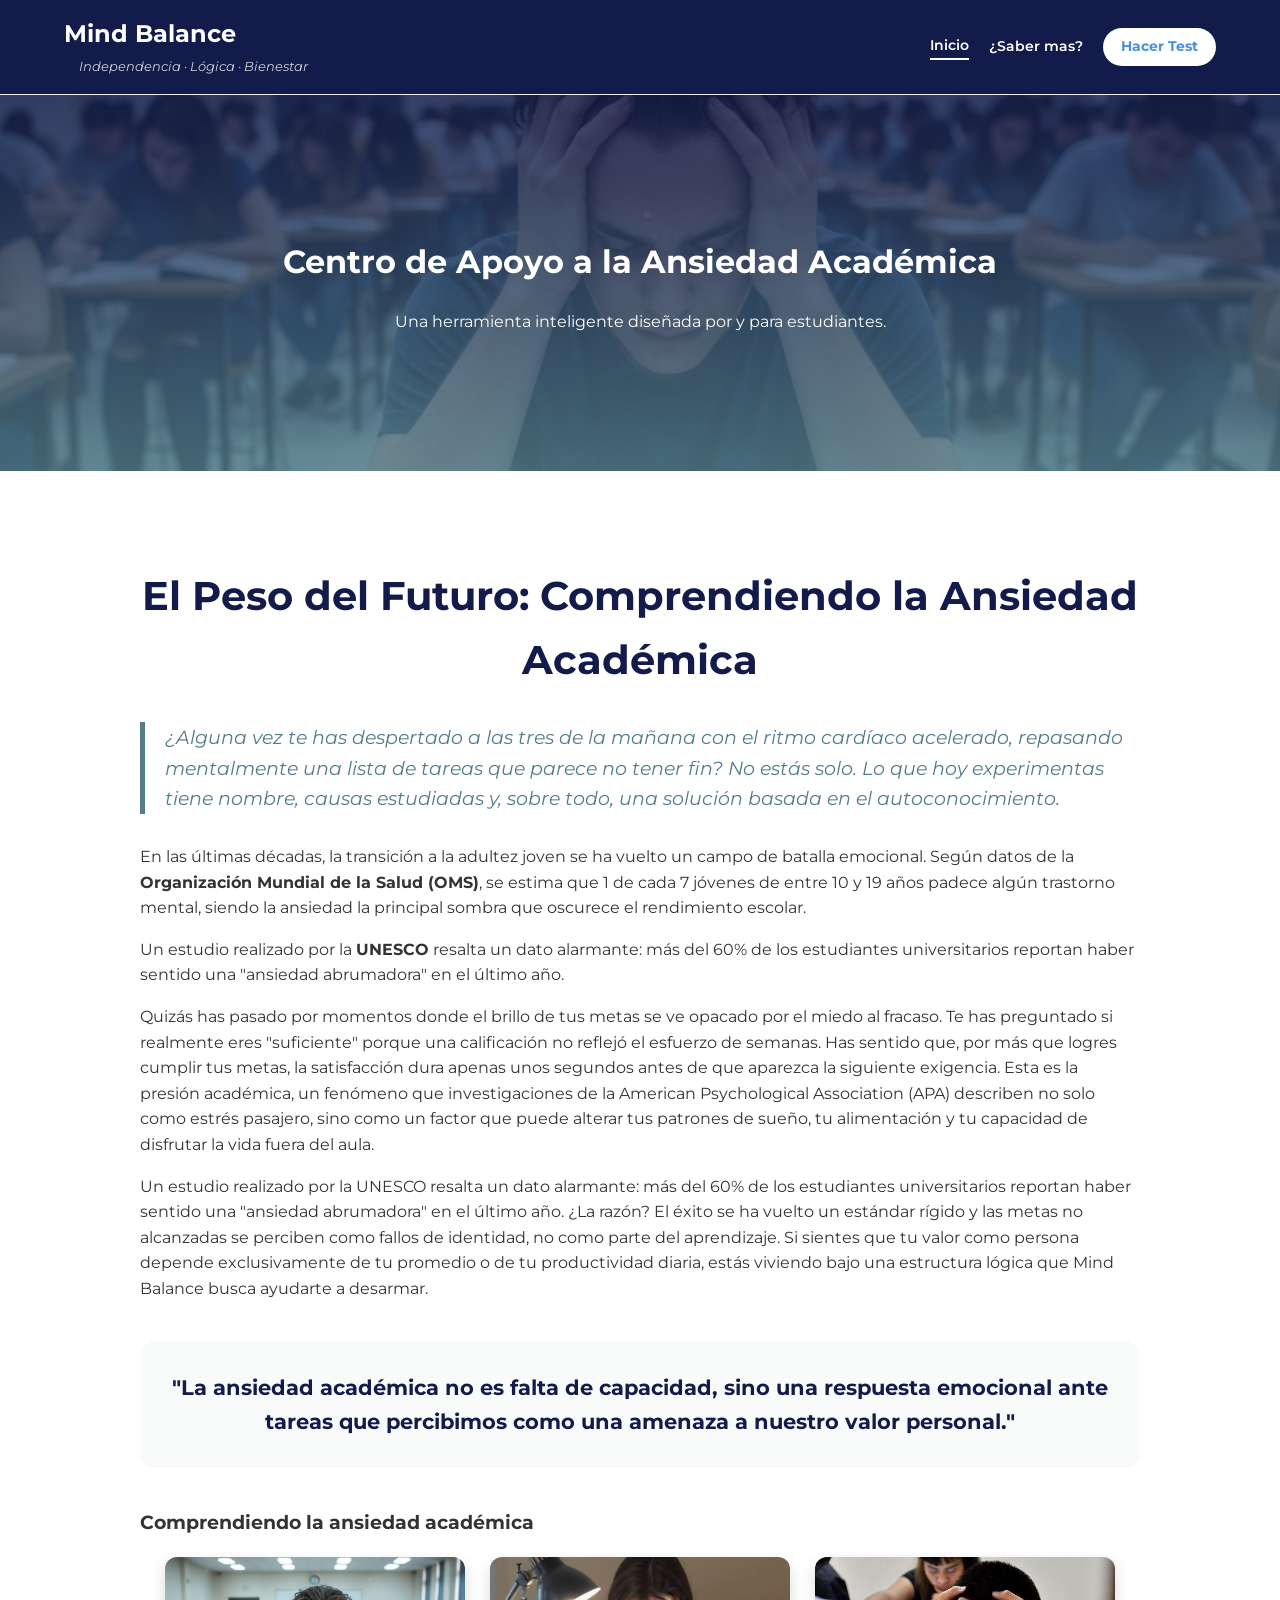
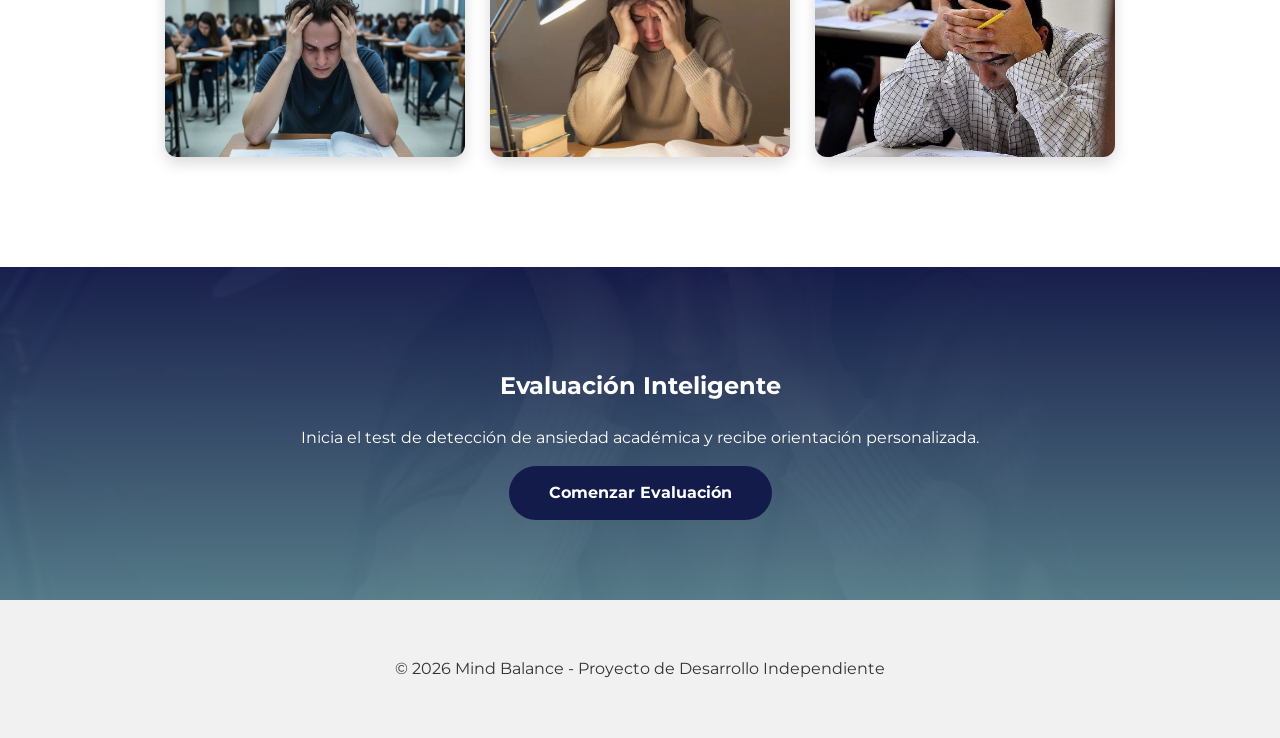
<file: src/frontend/index.html>
<!DOCTYPE html>
<html lang="es">
<head>
    <meta charset="UTF-8">
    <meta name="viewport" content="width=device-width, initial-scale=1.0">
    <title>Mind Balance | Centro de Apoyo</title>
    <link rel="stylesheet" href="estilos.css">
    <link href="https://fonts.googleapis.com/css2?family=Montserrat:wght@400;600;700&display=swap" rel="stylesheet">
</head>
<body>

    <nav class="barra-navegacion" style="display: flex; justify-content: space-between; align-items: center; padding: 15px 5%; background-color: var(--color-principal, #4A90E2);">
        <div class="nav-izquierdo">
            <div class="logo" style="font-weight: bold; color: white;">Mind Balance</div>
            <span class="lema" style="margin-left: 15px; font-size: 0.8em; color: white; opacity: 0.8; font-style: italic;">Independencia · Lógica · Bienestar</span>
        </div>
        
        <div class="menu-navegacion" style="display: flex; gap: 20px; align-items: center;">
            <a href="index.html" style="color: white; text-decoration: none; font-weight: 600; font-size: 0.9em; border-bottom: 2px solid #fff;">Inicio</a>
            <a href="informacion.html" style="color: white; text-decoration: none; font-weight: 600; font-size: 0.9em;">¿Saber mas?</a>
            <a href="test.html" style="background: white; color: #4A90E2; padding: 8px 18px; border-radius: 20px; text-decoration: none; font-weight: bold; font-size: 0.85em;">Hacer Test</a>
        </div>
    </nav>

    <header class="banner-principal">
        <div class="contenido-banner">
            <h1>Centro de Apoyo a la Ansiedad Académica</h1>
            <p>Una herramienta inteligente diseñada por y para estudiantes.</p>
        </div>
    </header>

   <main class="seccion-blanca">
        <article class="articulo-investigacion">
            <h1 class="titulo-principal">El Peso del Futuro: Comprendiendo la Ansiedad Académica</h1>
            
            <p class="introduccion">
                ¿Alguna vez te has despertado a las tres de la mañana con el ritmo cardíaco acelerado, repasando mentalmente una lista de tareas que parece no tener fin? No estás solo. Lo que hoy experimentas tiene nombre, causas estudiadas y, sobre todo, una solución basada en el autoconocimiento.
            </p>

            <section class="bloque-texto">
                <p>
                    En las últimas décadas, la transición a la adultez joven se ha vuelto un campo de batalla emocional. Según datos de la <strong>Organización Mundial de la Salud (OMS)</strong>, se estima que 1 de cada 7 jóvenes de entre 10 y 19 años padece algún trastorno mental, siendo la ansiedad la principal sombra que oscurece el rendimiento escolar.
                </p>
                
                <p>
                    Un estudio realizado por la <strong>UNESCO</strong> resalta un dato alarmante: más del 60% de los estudiantes universitarios reportan haber sentido una "ansiedad abrumadora" en el último año.
                </p>
                <p>
                    Quizás has pasado por momentos donde el brillo de tus metas se ve opacado por el miedo al fracaso. Te has preguntado si realmente eres "suficiente" porque una calificación no reflejó el esfuerzo de semanas. Has sentido que, por más que logres cumplir tus metas, la satisfacción dura apenas unos segundos antes de que aparezca la siguiente exigencia. Esta es la presión académica, un fenómeno que investigaciones de la American Psychological Association (APA) describen no solo como estrés pasajero, sino como un factor que puede alterar tus patrones de sueño, tu alimentación y tu capacidad de disfrutar la vida fuera del aula.
                </p>
                <p>
                    Un estudio realizado por la UNESCO resalta un dato alarmante: más del 60% de los estudiantes universitarios reportan haber sentido una "ansiedad abrumadora" en el último año. ¿La razón? El éxito se ha vuelto un estándar rígido y las metas no alcanzadas se perciben como fallos de identidad, no como parte del aprendizaje. Si sientes que tu valor como persona depende exclusivamente de tu promedio o de tu productividad diaria, estás viviendo bajo una estructura lógica que Mind Balance busca ayudarte a desarmar.
                </p>
            </section>

            <div class="destacado">
                "La ansiedad académica no es falta de capacidad, sino una respuesta emocional ante tareas que percibimos como una amenaza a nuestro valor personal."
            </div>

            <section class="galeria-ansiedad">
                <h3 class="titulo-galeria">Comprendiendo la ansiedad académica</h3>
                <div class="contenedor-imagenes">
                    <div class="imagen-card">
                        <img src="img/image_6.png" alt="Ansiedad durante un examen">
                    </div>
                    <div class="imagen-card">
                        <img src="img/image_5.png" alt="Estrés académico">
                    </div>
                    <div class="imagen-card">
                        <img src="img/image_4.png" alt="Preocupación académica">
                    </div>
                </div>
            </section>
        </article>
    </main>

    <section class="cta-test">
        <div class="contenido-cta">
            <h2>Evaluación Inteligente</h2>
            <p>Inicia el test de detección de ansiedad académica y recibe orientación personalizada.</p>
            <a href="test.html" class="boton-accion">Comenzar Evaluación</a>
        </div>
    </section>

    <footer>
        <p>&copy; 2026 Mind Balance - Proyecto de Desarrollo Independiente</p>
    </footer>

</body>
</html>
</file>
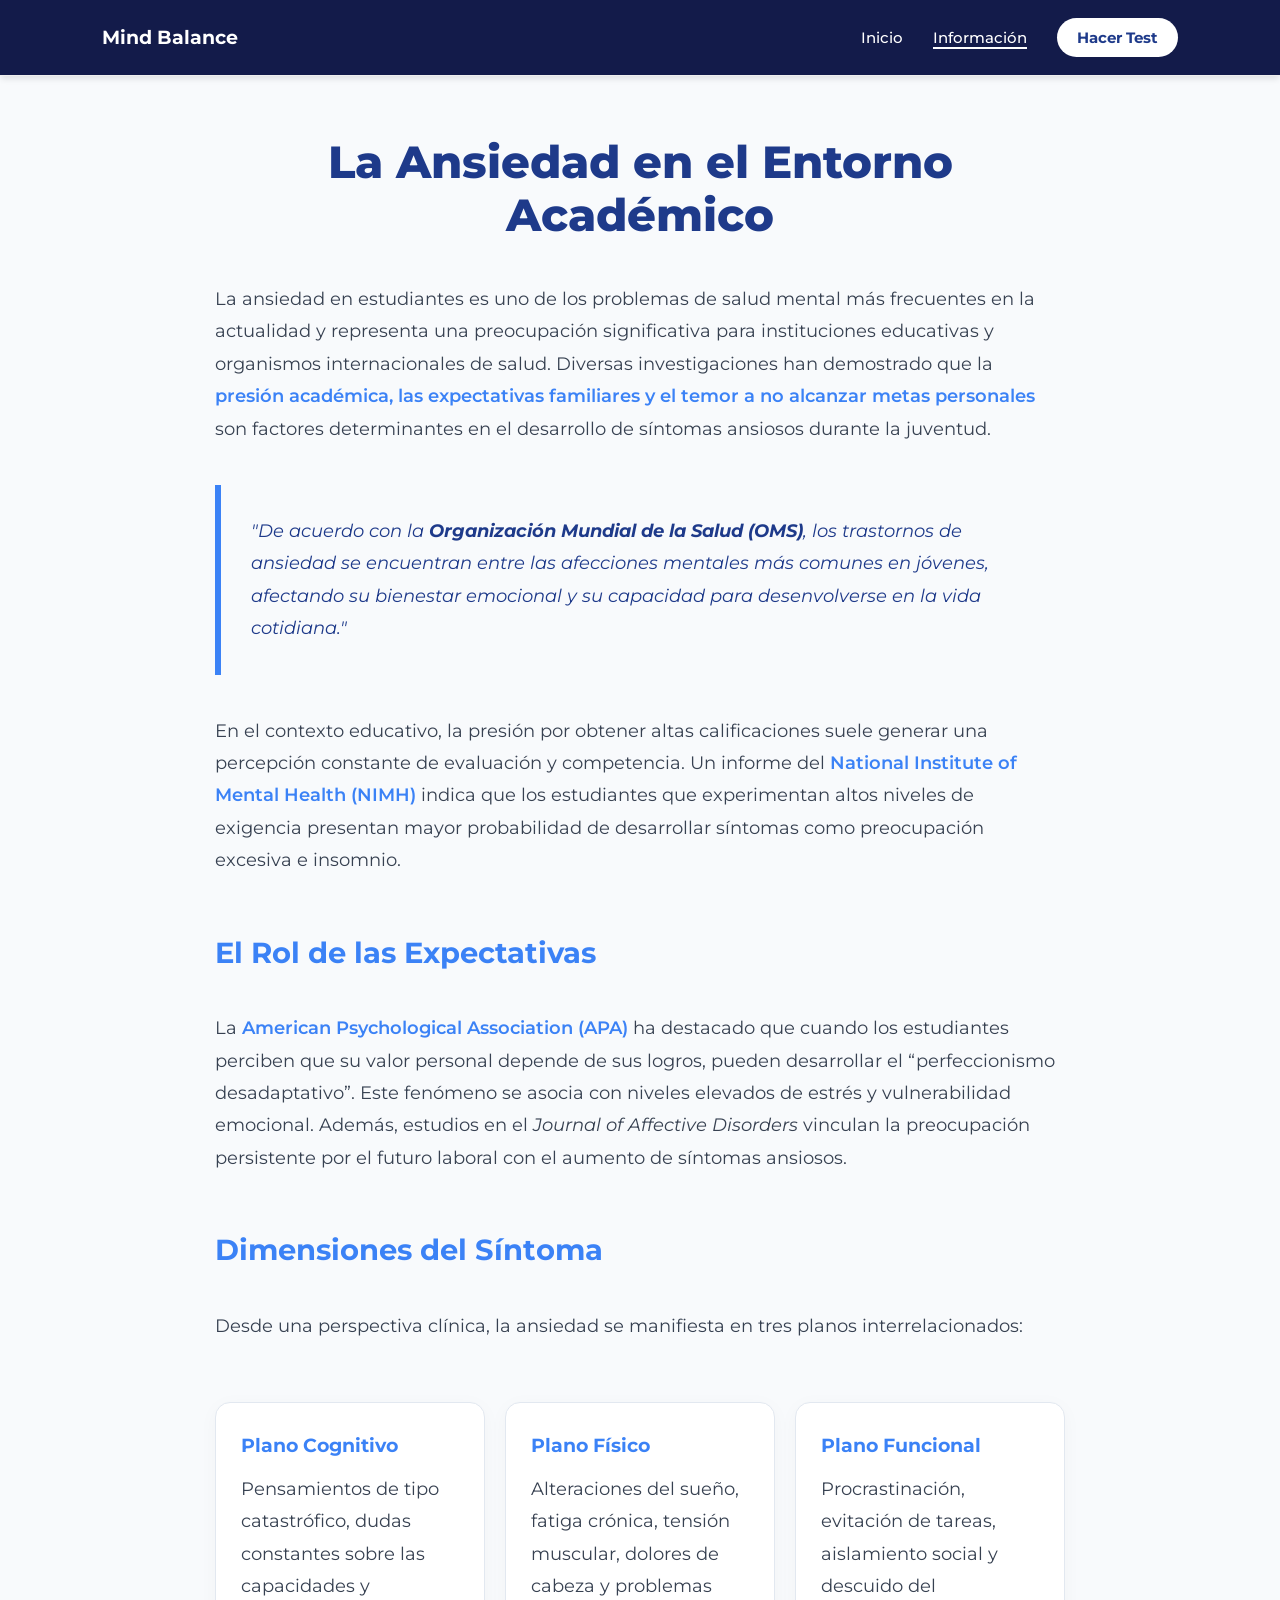
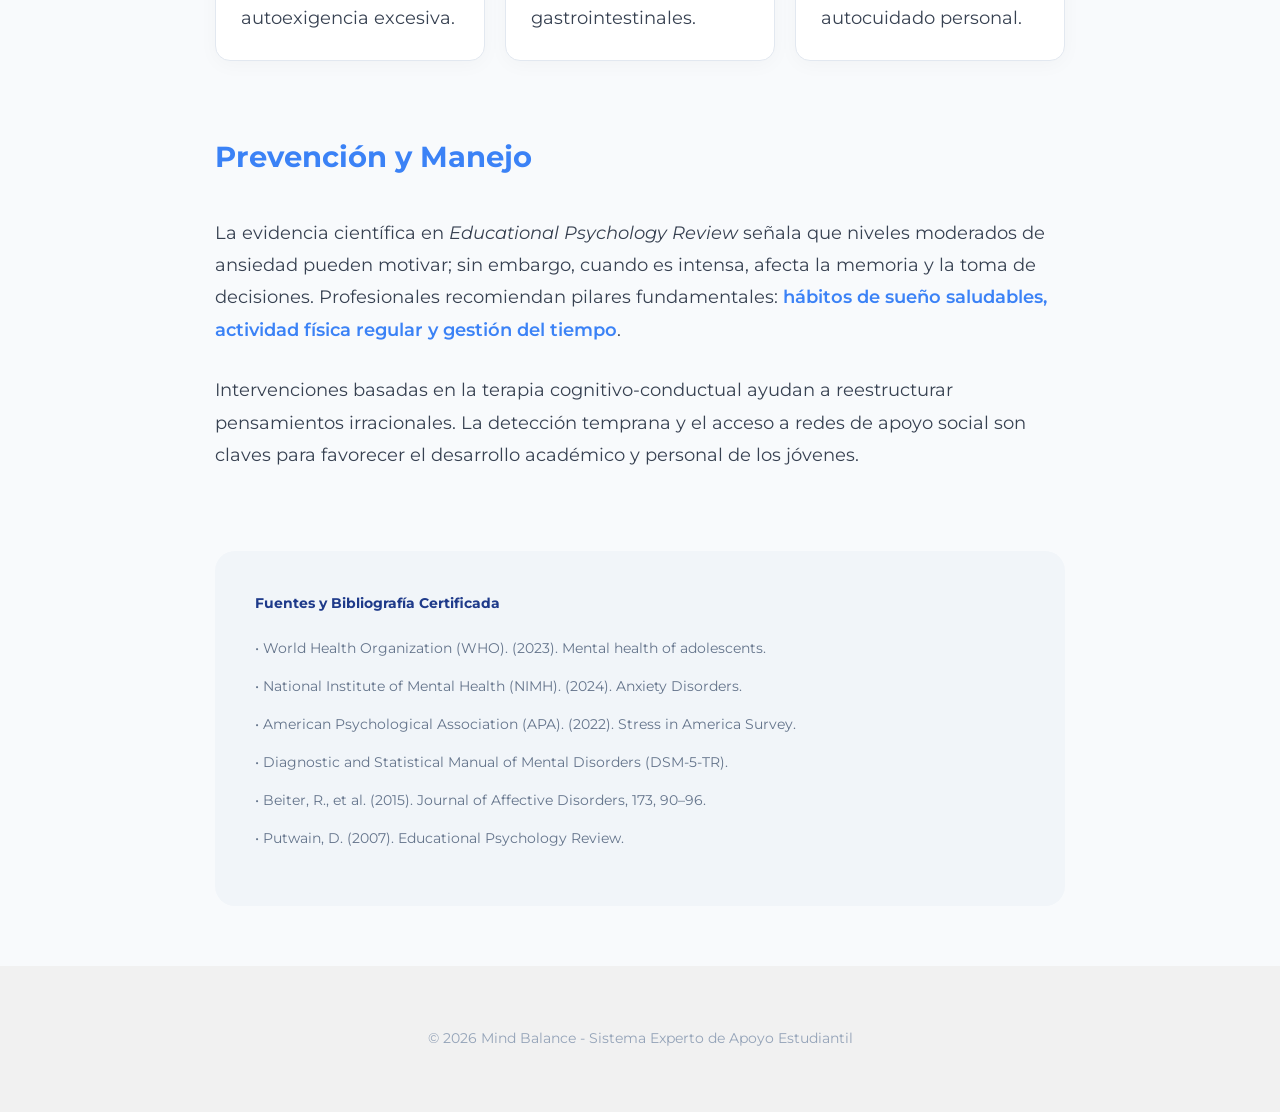
<file: src/frontend/informacion.html>
<!DOCTYPE html>
<html lang="es">
<head>
    <meta charset="UTF-8">
    <meta name="viewport" content="width=device-width, initial-scale=1.0">
    <title>Mind Balance | Información y Recursos</title>
    <link rel="stylesheet" href="estilos.css">
    <link href="https://fonts.googleapis.com/css2?family=Montserrat:wght@400;500;600;700&display=swap" rel="stylesheet">
    <style>
        :root {
            --azul-oscuro: #1e3a8a; /* Blue 900 */
            --azul-medio: #3b82f6;  /* Blue 500 */
            --azul-fuerte: #131B4A;  /* Blue 50 */
            --gris-texto: #374151;  /* Gray 700 */
            --blanco: #ffffff;
        }

        body {
            font-family: 'Montserrat', sans-serif;
            background-color: #f8fafc;
            color: var(--gris-texto);
            line-height: 1.8;
            margin: 0;
            font-size: 18px; 
        }

       
        .barra-navegacion {
            display: flex;
            justify-content: space-between;
            align-items: center;
            padding: 20px 8%;
            background-color: var(--azul-fuerte);
            box-shadow: 0 4px 6px -1px rgba(0, 0, 0, 0.1);
        }

        .logo { font-weight: 700; color: white; font-size: 1.2rem; }
        .menu-navegacion a {
            color: white;
            text-decoration: none;
            font-weight: 500;
            margin-left: 25px;
            font-size: 0.95rem;
            transition: opacity 0.3s;
        }
        .menu-navegacion a:hover { opacity: 0.8; }
        .btn-test {
            background: var(--blanco);
            color: var(--azul-oscuro) !important;
            padding: 10px 20px;
            border-radius: 50px;
            font-weight: 700 !important;
        }

        /* Contenido */
        .contenedor-lectura {
            max-width: 850px;
            margin: 60px auto;
            padding: 0 25px;
        }

        h1 {
            color: var(--azul-oscuro);
            font-size: 2.8rem;
            font-weight: 800;
            line-height: 1.2;
            margin-bottom: 40px;
            text-align: center;
        }

        h2 {
            color: var(--azul-medio);
            font-size: 1.8rem;
            margin-top: 50px;
            border-bottom: 2px solid var(--azul-claro);
            padding-bottom: 10px;
        }

        p { margin-bottom: 28px; text-align: left; }

        /* Bloques de Énfasis */
        .bloque-oms {
            background-color: var(--azul-claro);
            border-left: 6px solid var(--azul-medio);
            padding: 30px;
            border-radius: 0 15px 15px 0;
            margin: 40px 0;
            font-style: italic;
            color: var(--azul-oscuro);
        }

        .enfasis-profesional {
            color: var(--azul-medio);
            font-weight: 600;
        }

        /* Tarjetas de Dimensiones */
        .grid-dimensiones {
            display: grid;
            grid-template-columns: repeat(auto-fit, minmax(250px, 1fr));
            gap: 20px;
            margin: 40px 0;
        }

        .card {
            background: white;
            padding: 25px;
            border-radius: 15px;
            box-shadow: 0 4px 20px rgba(0,0,0,0.03);
            border: 1px solid #e2e8f0;
            transition: transform 0.3s;
        }
        .card:hover { transform: translateY(-5px); }
        .card strong { color: var(--azul-medio); display: block; margin-bottom: 10px; font-size: 1.2rem; }

        /* Referencias */
        .seccion-referencias {
            margin-top: 80px;
            padding: 40px;
            background: #f1f5f9;
            border-radius: 20px;
            font-size: 0.9rem;
        }
        .seccion-referencias h4 { color: var(--azul-oscuro); margin-top: 0; }
        .seccion-referencias ul { list-style: none; padding: 0; }
        .seccion-referencias li { margin-bottom: 12px; color: #64748b; }

        footer { text-align: center; padding: 60px 0; color: #94a3b8; font-size: 0.9rem; }
    </style>
</head>
<body>

    <nav class="barra-navegacion">
        <div class="logo">Mind Balance</div>
        <div class="menu-navegacion">
            <a href="index.html">Inicio</a>
            <a href="informacion.html" style="border-bottom: 2px solid white;">Información</a>
            <a href="test.html" class="btn-test">Hacer Test</a>
        </div>
    </nav>

    <main class="contenedor-lectura">
        
        <h1>La Ansiedad en el Entorno Académico</h1>

        <p>
            La ansiedad en estudiantes es uno de los problemas de salud mental más frecuentes en la actualidad y representa una preocupación significativa para instituciones educativas y organismos internacionales de salud. Diversas investigaciones han demostrado que la <span class="enfasis-profesional">presión académica, las expectativas familiares y el temor a no alcanzar metas personales</span> son factores determinantes en el desarrollo de síntomas ansiosos durante la juventud.
        </p>

        <div class="bloque-oms">
            "De acuerdo con la <strong>Organización Mundial de la Salud (OMS)</strong>, los trastornos de ansiedad se encuentran entre las afecciones mentales más comunes en jóvenes, afectando su bienestar emocional y su capacidad para desenvolverse en la vida cotidiana."
        </div>

        <p>
            En el contexto educativo, la presión por obtener altas calificaciones suele generar una percepción constante de evaluación y competencia. Un informe del <span class="enfasis-profesional">National Institute of Mental Health (NIMH)</span> indica que los estudiantes que experimentan altos niveles de exigencia presentan mayor probabilidad de desarrollar síntomas como preocupación excesiva e insomnio.
        </p>

        <h2>El Rol de las Expectativas</h2>
        <p>
            La <span class="enfasis-profesional">American Psychological Association (APA)</span> ha destacado que cuando los estudiantes perciben que su valor personal depende de sus logros, pueden desarrollar el “perfeccionismo desadaptativo”. Este fenómeno se asocia con niveles elevados de estrés y vulnerabilidad emocional. Además, estudios en el <em>Journal of Affective Disorders</em> vinculan la preocupación persistente por el futuro laboral con el aumento de síntomas ansiosos.
        </p>

        <h2>Dimensiones del Síntoma</h2>
        <p>Desde una perspectiva clínica, la ansiedad se manifiesta en tres planos interrelacionados:</p>

        <div class="grid-dimensiones">
            <div class="card">
                <strong>Plano Cognitivo</strong>
                Pensamientos de tipo catastrófico, dudas constantes sobre las capacidades y autoexigencia excesiva.
            </div>
            <div class="card">
                <strong>Plano Físico</strong>
                Alteraciones del sueño, fatiga crónica, tensión muscular, dolores de cabeza y problemas gastrointestinales.
            </div>
            <div class="card">
                <strong>Plano Funcional</strong>
                Procrastinación, evitación de tareas, aislamiento social y descuido del autocuidado personal.
            </div>
        </div>

        <h2>Prevención y Manejo</h2>
        <p>
            La evidencia científica en <em>Educational Psychology Review</em> señala que niveles moderados de ansiedad pueden motivar; sin embargo, cuando es intensa, afecta la memoria y la toma de decisiones. Profesionales recomiendan pilares fundamentales: <span class="enfasis-profesional">hábitos de sueño saludables, actividad física regular y gestión del tiempo</span>.
        </p>
        
        <p>
            Intervenciones basadas en la terapia cognitivo-conductual ayudan a reestructurar pensamientos irracionales. La detección temprana y el acceso a redes de apoyo social son claves para favorecer el desarrollo académico y personal de los jóvenes.
        </p>

        <section class="seccion-referencias">
            <h4>Fuentes y Bibliografía Certificada</h4>
            <ul>
                <li>• World Health Organization (WHO). (2023). Mental health of adolescents.</li>
                <li>• National Institute of Mental Health (NIMH). (2024). Anxiety Disorders.</li>
                <li>• American Psychological Association (APA). (2022). Stress in America Survey.</li>
                <li>• Diagnostic and Statistical Manual of Mental Disorders (DSM-5-TR).</li>
                <li>• Beiter, R., et al. (2015). Journal of Affective Disorders, 173, 90–96.</li>
                <li>• Putwain, D. (2007). Educational Psychology Review.</li>
            </ul>
        </section>

    </main>

    <footer>
        &copy; 2026 Mind Balance - Sistema Experto de Apoyo Estudiantil
    </footer>

</body>
</html>
</file>
<file: src/frontend/estilos.css>
:root {
  --color-principal: #131B4A;
  --color-acento: #547C8B;
  --color-suave: #C2CCC9;
  --blanco-puro: #FFFFFF;
  --gris-fondo: #f9fbfb;
}

body {
  font-family: 'Montserrat', Arial, sans-serif;
  margin: 0;
  color: #333;
  line-height: 1.6;
}

.barra-navegacion {
  background-color: var(--blanco-puro);
  border-bottom: 1px solid #eee;
  padding: 15px 5%;
  display: flex;
  justify-content: space-between;
  align-items: center;
  position: sticky;
  top: 0;
  z-index: 1000;
}

.logo { font-weight: bold; font-size: 1.5em; color: var(--color-principal); }

.banner-principal, .banner-test {
  background: linear-gradient(rgba(19, 27, 74, 0.8), rgba(84, 124, 139, 0.8)),
              url("img/image_6.png") center/cover no-repeat;
  color: white;
  padding: 120px 20px;
  text-align: center;
}

.seccion-blanca {
  padding: 60px 10%;
  max-width: 1000px;
  margin: auto;
}

.articulo-investigacion { text-align: left; margin-bottom: 50px; }

.titulo-principal {
    color: var(--color-principal);
    font-size: 2.5em;
    text-align: center;
    margin-bottom: 30px;
}

.introduccion {
    font-size: 1.2em;
    font-style: italic;
    color: var(--color-acento);
    margin-bottom: 30px;
    border-left: 5px solid var(--color-acento);
    padding-left: 20px;
}

.destacado {
    background-color: var(--gris-fondo);
    padding: 30px;
    border-radius: 15px;
    font-size: 1.3em;
    font-weight: bold;
    color: var(--color-principal);
    text-align: center;
    margin: 40px 0;
}

/* 4. GALERÍA Y CARDS */
.contenedor-imagenes {
  display: flex;
  justify-content: center;
  gap: 25px;
  flex-wrap: wrap;
}

.imagen-card {
  position: relative;
  width: 300px;
  height: 200px;
  overflow: hidden;
  border-radius: 12px;
  box-shadow: 0 6px 15px rgba(0, 0, 0, 0.15);
}

.imagen-card img { width: 100%; height: 100%; object-fit: cover; }

.overlay-imagen {
  position: absolute; top: 0; left: 0; width: 100%; height: 100%;
  background: linear-gradient(rgba(19, 27, 74, 0.6), rgba(84, 124, 139, 0.6));
}

.referencias-bibliograficas {
    margin-top: 60px;
    padding: 30px;
    background-color: #f1f1f1;
    border-radius: 10px;
    text-align: left;
    font-size: 0.85em;
}

.boton-accion {
  background-color: var(--color-principal);
  color: white;
  padding: 14px 40px;
  text-decoration: none;
  border-radius: 50px;
  font-weight: bold;
  display: inline-block;
  transition: 0.3s;
}

.cta-test {
  background: linear-gradient(rgba(19, 27, 74, 0.95), rgba(84, 124, 139, 0.95)),
              url("img/image_5.png") center/cover no-repeat;
  color: white;
  text-align: center;
  padding: 80px 20px;
}

.diagnostico-final {
    margin-top: 20px;
    border: 1px solid #eee;
    animation: fadeIn 0.8s ease-in-out;
}

@keyframes fadeIn {
    from { opacity: 0; transform: translateY(20px); }
    to { opacity: 1; transform: translateY(0); }
}

#graficoResultados {
    margin-bottom: 20px;
}

footer { padding: 40px; text-align: center; background: #f1f1f1; }

@media (max-width: 768px) {
  .articulo-investigacion { padding: 0 10px; }
  .titulo-principal { font-size: 1.8em; }
}

:root {
    --primary: #4A90E2;
    --primary-dark: #357ABD;
    --bg-soft: #f8fafc;
    --text-main: #2d3748;
    --shadow-soft: 0 10px 25px rgba(0, 0, 0, 0.05);
}

#quiz-wrapper {
    transition: all 0.4s cubic-bezier(0.4, 0, 0.2, 1);
    opacity: 1;
}

.card {
    background: white;
    padding: 30px;
    border-radius: 24px;
    box-shadow: var(--shadow-soft);
    border: 1px solid rgba(0,0,0,0.03);
    max-width: 500px;
    margin: 20px auto;
}


.option-btn {
    display: flex;
    align-items: center;
    gap: 15px;
    width: 100%;
    padding: 18px;
    margin-bottom: 12px;
    border-radius: 16px;
    border: 2px solid #edf2f7;
    background: #ffffff;
    color: var(--text-main);
    font-size: 1rem;
    font-weight: 500;
    cursor: pointer;
    transition: all 0.25s ease;
}

.option-btn:hover {
    border-color: var(--primary);
    background: #f0f7ff;
    transform: translateX(5px); 
}

.option-btn.active {
    background: var(--primary);
    border-color: var(--primary);
    color: white;
    box-shadow: 0 4px 12px rgba(74, 144, 226, 0.3);
}

.option-index {
    background: #edf2f7;
    color: #718096;
    width: 32px;
    height: 32px;
    display: flex;
    align-items: center;
    justify-content: center;
    border-radius: 10px;
    font-weight: 700;
    transition: all 0.2s ease;
}

.option-btn.active .option-index {
    background: rgba(255, 255, 255, 0.2);
    color: white;
}

.grafico-box {
    margin: 30px 0;
    padding: 10px;
    background: #fcfcfc;
    border-radius: 20px;
}

.score-box {
    margin-top: 20px;
    padding: 15px;
    background: #f0f7ff;
    border-radius: 12px;
    border-left: 5px solid var(--primary);
    font-weight: 600;
    color: var(--primary-dark);
}

.btn-restart {
    margin-top: 25px;
    width: 100%;
    padding: 15px;
    border-radius: 14px;
    background: var(--primary);
    color: white;
    border: none;
    font-weight: bold;
    text-transform: uppercase;
    letter-spacing: 1px;
    cursor: pointer;
    transition: background 0.3s ease;
}

.btn-restart:hover {
    background: var(--primary-dark);
}
.grafico-box {
    position: relative;
    margin: 30px auto;
    height: 300px; 
    width: 100%;
    max-width: 400px;
}

canvas#graficoResultados {
    width: 100% !important;
    height: 100% !important;
}

.insight-box {
    background: #ebf8ff; 
    padding: 18px;
    border-radius: 14px;
    margin: 15px 0;
    border-left: 4px solid #4299e1;
    font-size: 0.95rem;
    line-height: 1.5;
}

.explicacion-box {
    background: #f7fafc; 
    padding: 18px;
    border-radius: 14px;
    margin: 15px 0;
    font-style: italic;
    color: #4a5568;
}

.tips-box {
    background: #f0fff4; 
    padding: 18px;
    border-radius: 14px;
    margin: 15px 0;
    border-left: 4px solid #48bb78;
}

.tips-box ul {
    margin-left: 20px;
    padding: 0;
}

.tips-box li {
    margin-bottom: 8px;
    color: #2f855a;
}
</file>
